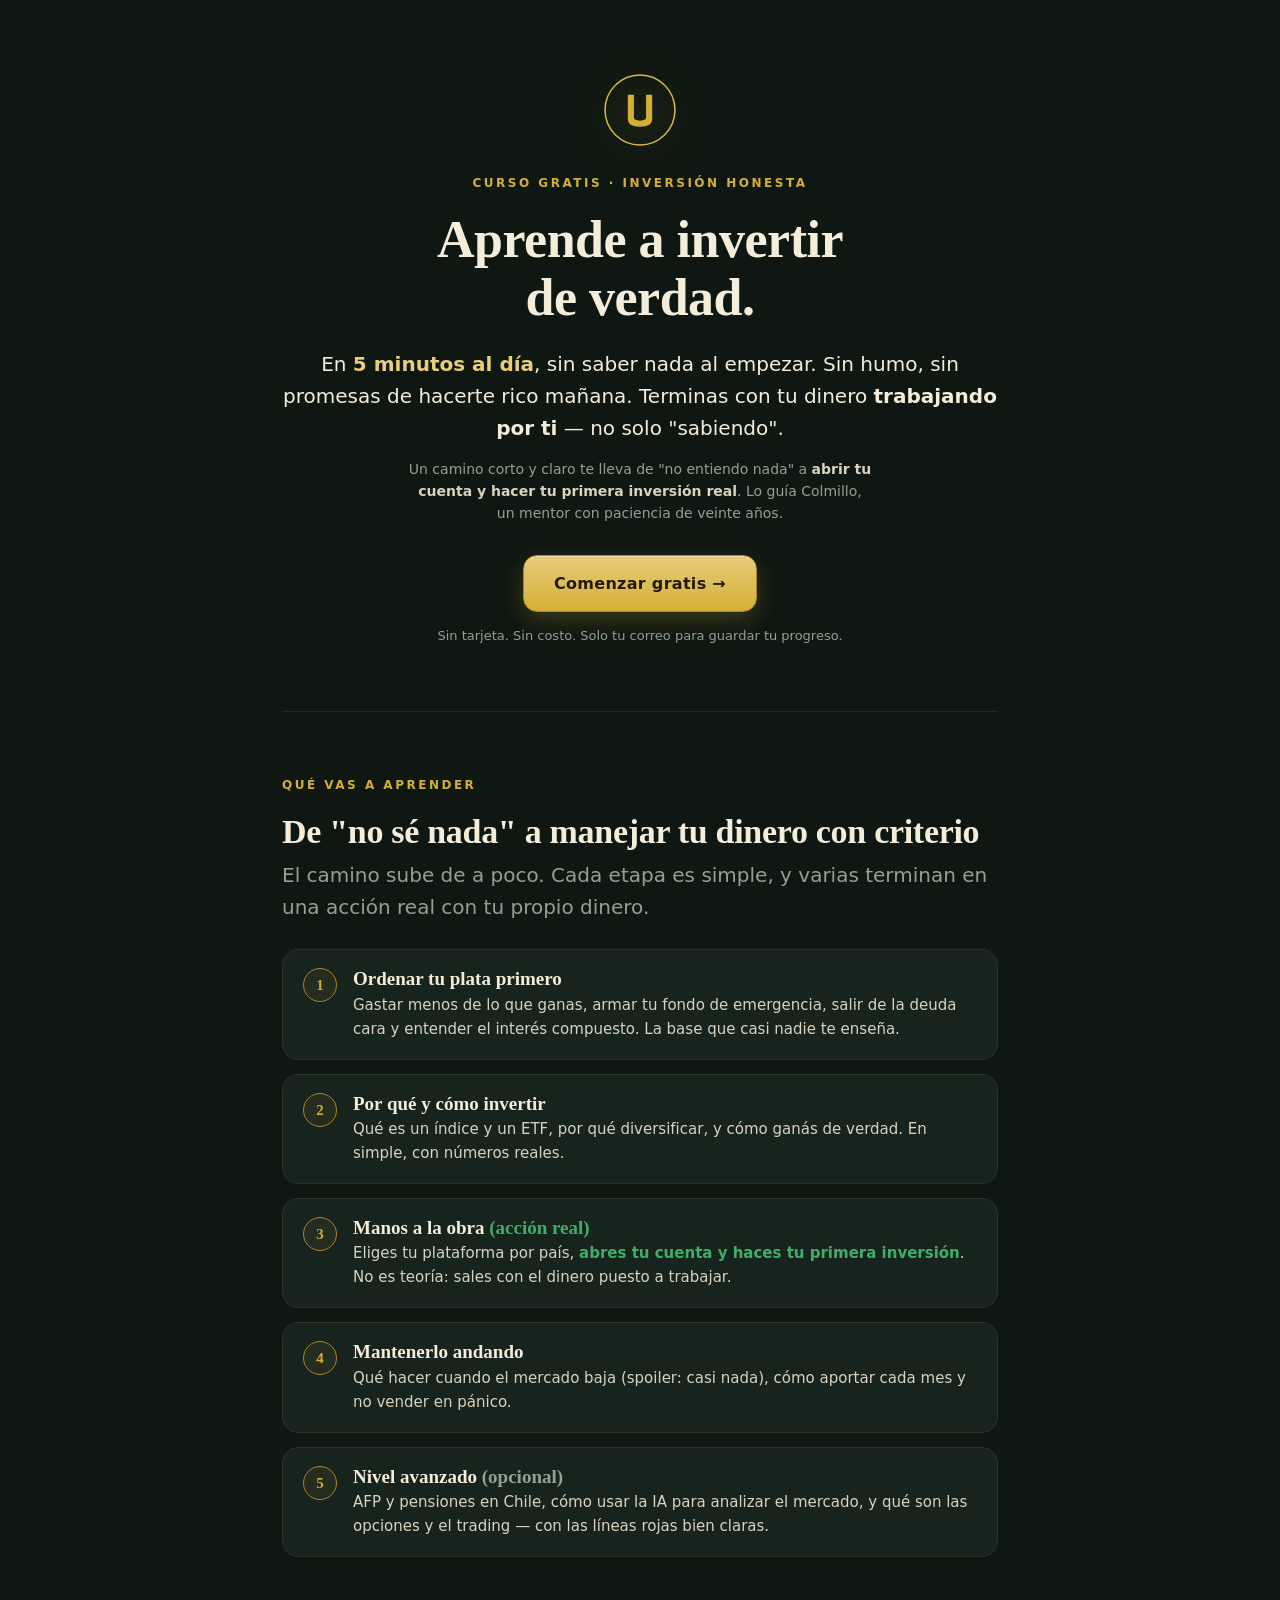
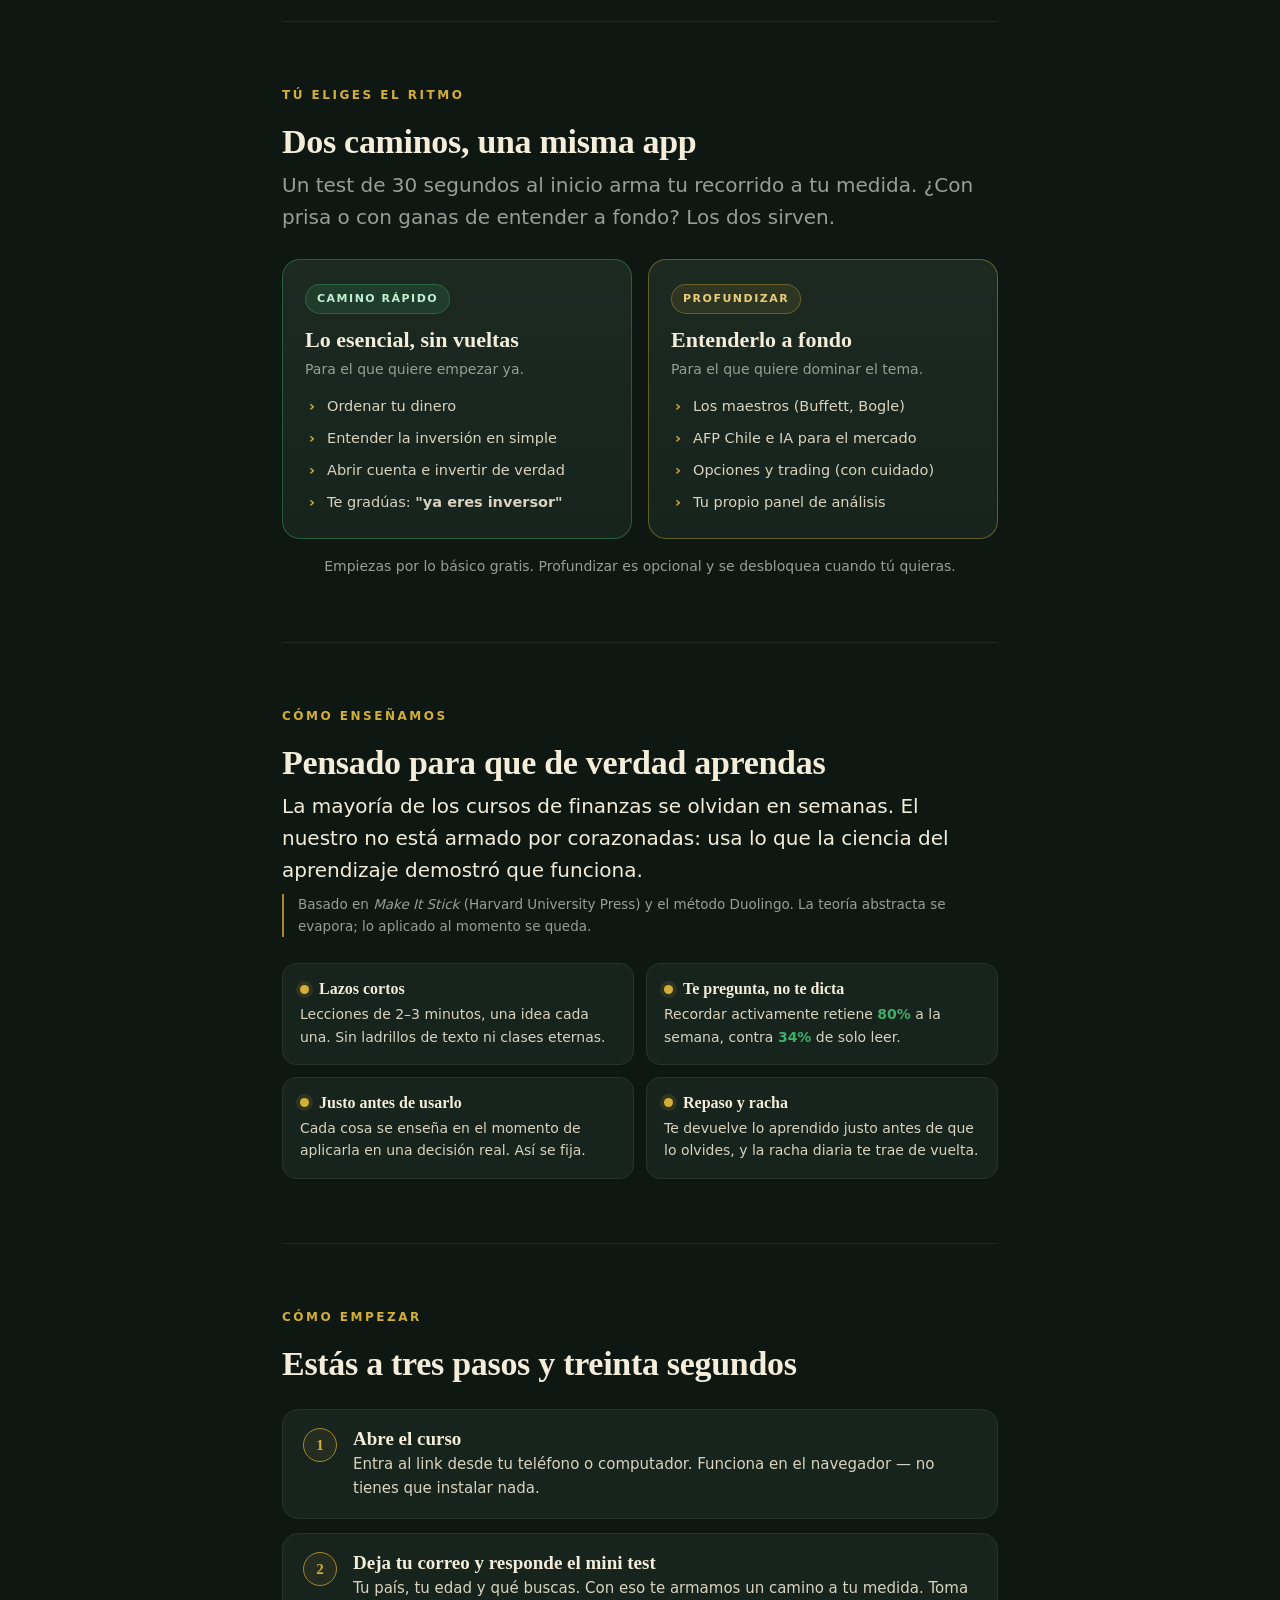
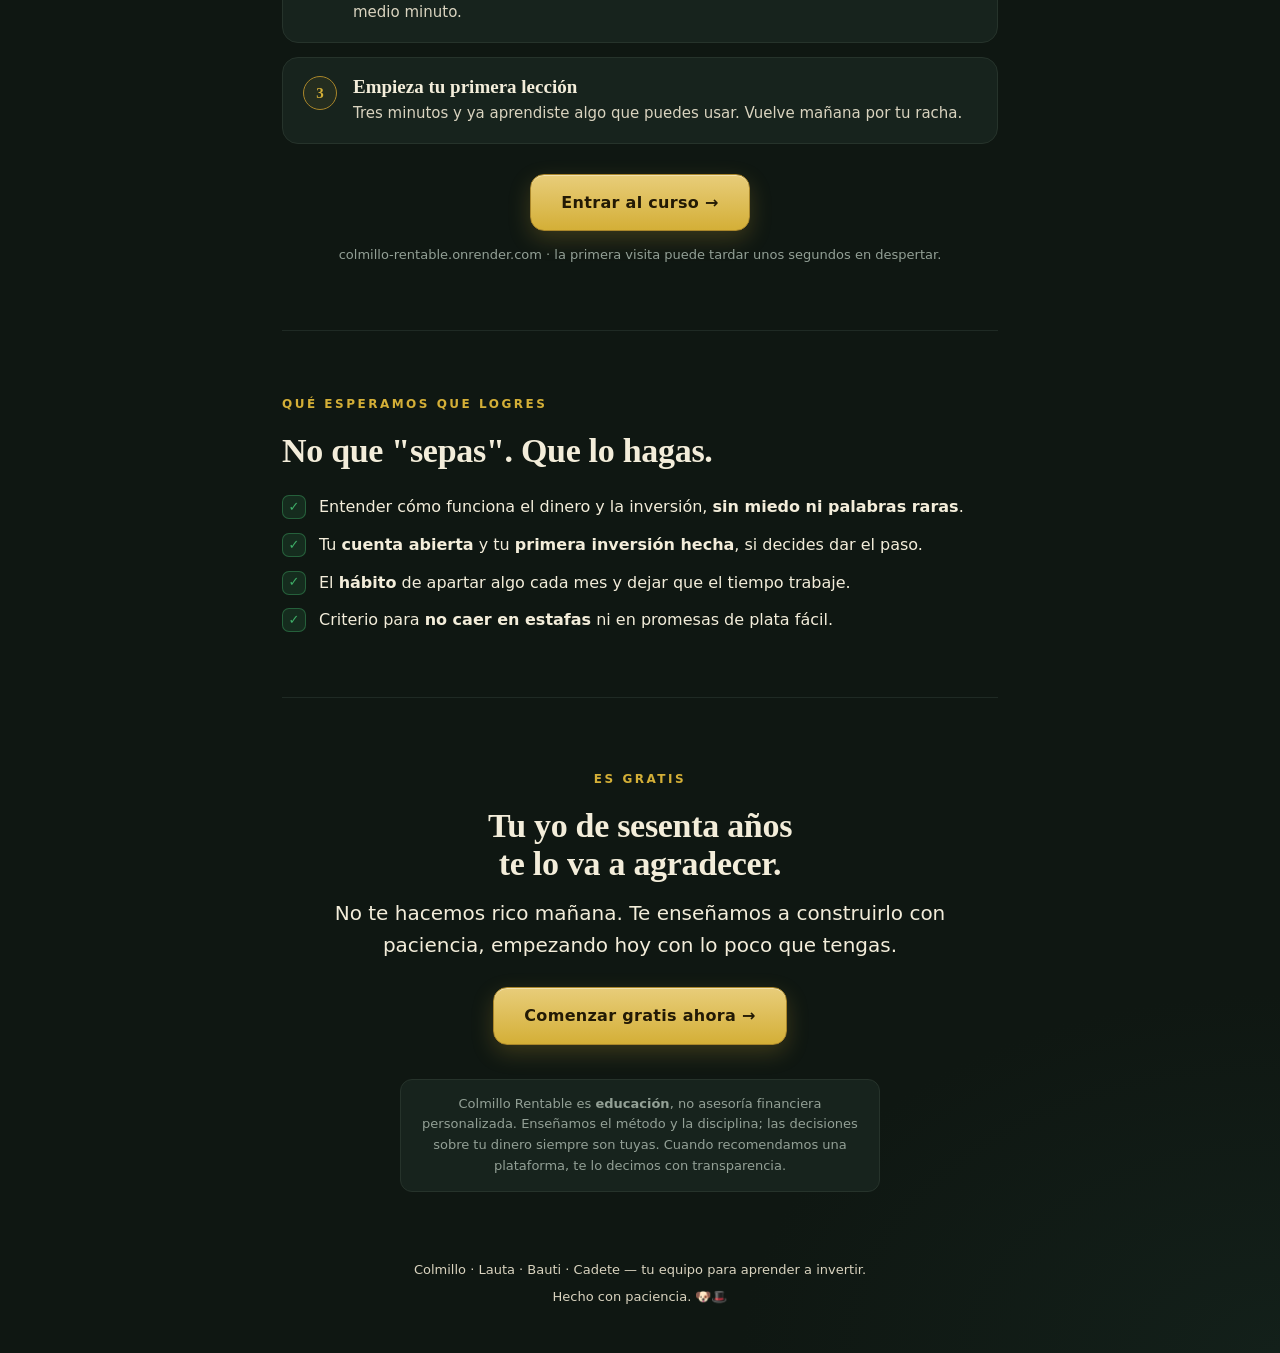
<file: index.html>
<!DOCTYPE html>
<html lang="es">
<head>
<meta charset="UTF-8" />
<meta name="viewport" content="width=device-width, initial-scale=1.0" />
<meta name="description" content="Curso gratis para aprender a invertir de verdad, en 5 minutos al dia. Sin humo: empiezas por lo basico y terminas con tu dinero trabajando." />
<meta name="theme-color" content="#0f1712" />
<link rel="icon" href="https://colmillo-rentable.onrender.com/assets/mascots/colmillo.png" />
<!-- Open Graph / redes sociales -->
<meta property="og:type" content="website" />
<meta property="og:site_name" content="Colmillo Rentable" />
<meta property="og:title" content="Colmillo Rentable — aprende a invertir de verdad" />
<meta property="og:description" content="Curso gratis para aprender a invertir de verdad, en 5 minutos al dia. Sin humo: empiezas por lo basico y terminas con tu dinero trabajando." />
<meta property="og:image" content="https://cstamigo-droid.github.io/colmillo-rentable/og.jpg" />
<meta property="og:url" content="https://cstamigo-droid.github.io/colmillo-rentable/" />
<meta name="twitter:card" content="summary_large_image" />
<meta name="twitter:title" content="Colmillo Rentable — aprende a invertir de verdad" />
<meta name="twitter:description" content="Curso gratis para aprender a invertir de verdad, en 5 minutos al dia. Sin humo: empiezas por lo basico y terminas con tu dinero trabajando." />
<meta name="twitter:image" content="https://cstamigo-droid.github.io/colmillo-rentable/og.jpg" />
<title>Colmillo Rentable — aprende a invertir de verdad</title>
<style>
  :root{
    --bg:#0f1712; --bg2:#0b120e; --panel:#17231d; --panel2:#1c2a22;
    --line:#26332b; --line-soft:#1f2a24;
    --oro:#d4af37; --oro-cl:#e8cd7a; --oro-osc:#a9862a;
    --verde:#3fae68; --verde-osc:#1f7a45;
    --crema:#f3edda; --crema-dim:#d9d3bf; --mut:#93a096;
    --serif: ui-serif, Georgia, "Times New Roman", serif;
    --sans: system-ui, -apple-system, "Segoe UI", Roboto, sans-serif;
    --maxw: 760px;
  }
  *{box-sizing:border-box; margin:0; padding:0}
  body{
    font-family:var(--sans); color:var(--crema);
    background:
      radial-gradient(1200px 700px at 50% -8%, #16281d 0%, transparent 55%),
      radial-gradient(900px 600px at 100% 100%, #13201a 0%, transparent 60%),
      var(--bg);
    line-height:1.6; -webkit-font-smoothing:antialiased;
  }
  .wrap{max-width:var(--maxw); margin:0 auto; padding:0 22px}
  section{padding:64px 0; border-top:1px solid var(--line-soft)}
  section:first-of-type{border-top:none}

  .eyebrow{
    font-size:12px; letter-spacing:2.5px; text-transform:uppercase;
    color:var(--oro); font-weight:700; margin-bottom:18px;
  }
  h1,h2,h3{font-family:var(--serif); font-weight:600; text-wrap:balance; line-height:1.12}
  h1{font-size:clamp(34px,7vw,52px); letter-spacing:-.5px}
  h2{font-size:clamp(25px,4.6vw,34px); letter-spacing:-.3px; margin-bottom:8px}
  h3{font-size:19px}
  p{color:var(--crema-dim)}
  .lead{font-size:clamp(17px,2.4vw,20px); color:var(--crema); max-width:60ch}
  .muted{color:var(--mut)}
  .kicker{color:var(--oro-cl)}

  /* ---------- HERO ---------- */
  .hero{padding-top:72px; text-align:center}
  .crest{
    width:76px; height:76px; margin:0 auto 26px; display:block;
    filter:drop-shadow(0 6px 18px rgba(212,175,55,.25));
  }
  .hero h1{margin-bottom:20px}
  .hero .lead{margin:0 auto 14px}
  .hero .fine{font-size:14px; color:var(--mut); max-width:52ch; margin:0 auto 30px}
  .hero .fine b{color:var(--crema-dim); font-weight:600}

  .cta{
    display:inline-flex; align-items:center; gap:10px; text-decoration:none;
    background:linear-gradient(180deg,var(--oro-cl),var(--oro)); color:#231a05;
    font-weight:800; font-size:16px; letter-spacing:.3px;
    padding:15px 30px; border-radius:14px;
    box-shadow:0 8px 22px rgba(212,175,55,.22), inset 0 1px 0 rgba(255,255,255,.4);
    border:1px solid var(--oro-osc); transition:transform .12s ease, box-shadow .12s ease;
  }
  .cta:hover{transform:translateY(-2px); box-shadow:0 12px 28px rgba(212,175,55,.32)}
  .cta:focus-visible{outline:3px solid var(--oro-cl); outline-offset:3px}
  .cta.small{font-size:15px; padding:12px 22px}
  .cta-note{display:block; margin-top:14px; font-size:13px; color:var(--mut)}

  /* ---------- JOURNEY ---------- */
  .journey{list-style:none; display:flex; flex-direction:column; gap:14px; margin-top:26px}
  .step{
    display:grid; grid-template-columns:auto 1fr; gap:16px; align-items:start;
    background:var(--panel); border:1px solid var(--line); border-radius:16px; padding:18px 20px;
  }
  .step .n{
    font-family:var(--serif); font-size:15px; font-weight:700; color:var(--oro);
    width:34px; height:34px; border-radius:50%; display:grid; place-items:center;
    border:1px solid var(--oro-osc); background:rgba(212,175,55,.07); flex:none;
  }
  .step h3{margin-bottom:3px}
  .step p{font-size:15px}
  .step .real{color:var(--verde); font-weight:600}

  /* ---------- TWO PATHS ---------- */
  .paths{display:grid; grid-template-columns:1fr 1fr; gap:16px; margin-top:26px}
  @media(max-width:620px){.paths{grid-template-columns:1fr}}
  .path{
    background:linear-gradient(180deg,var(--panel2),var(--panel)); border:1px solid var(--line);
    border-radius:18px; padding:24px 22px; position:relative; overflow:hidden;
  }
  .path.fast{border-color:rgba(63,174,104,.4)}
  .path.deep{border-color:rgba(212,175,55,.4)}
  .path .tag{
    font-size:11px; letter-spacing:1.5px; text-transform:uppercase; font-weight:700;
    padding:5px 11px; border-radius:999px; display:inline-block; margin-bottom:14px;
  }
  .path.fast .tag{color:#bff0d1; background:rgba(63,174,104,.14); border:1px solid rgba(63,174,104,.35)}
  .path.deep .tag{color:var(--oro-cl); background:rgba(212,175,55,.1); border:1px solid rgba(212,175,55,.35)}
  .path h3{font-size:22px; margin-bottom:6px}
  .path .who{font-size:14px; color:var(--mut); margin-bottom:14px}
  .path ul{list-style:none; display:flex; flex-direction:column; gap:9px}
  .path li{font-size:14.5px; color:var(--crema-dim); padding-left:22px; position:relative}
  .path li::before{content:"›"; position:absolute; left:4px; color:var(--oro); font-weight:800}
  .paths-note{margin-top:16px; font-size:14px; color:var(--mut); text-align:center}

  /* ---------- METHOD ---------- */
  .method-lead{max-width:62ch; margin-bottom:8px}
  .science{
    font-size:13.5px; color:var(--mut); margin:6px 0 26px; padding-left:14px;
    border-left:2px solid var(--oro-osc);
  }
  .principles{display:grid; grid-template-columns:1fr 1fr; gap:12px}
  @media(max-width:620px){.principles{grid-template-columns:1fr}}
  .pr{background:var(--panel); border:1px solid var(--line); border-radius:14px; padding:16px 17px}
  .pr .h{display:flex; align-items:center; gap:10px; margin-bottom:5px}
  .pr .dot{width:9px; height:9px; border-radius:50%; background:var(--oro); flex:none; box-shadow:0 0 0 4px rgba(212,175,55,.12)}
  .pr h3{font-size:16px}
  .pr p{font-size:14px}
  .pr .stat{color:var(--verde); font-weight:700}

  /* ---------- OUTCOMES ---------- */
  .out{display:flex; flex-direction:column; gap:12px; margin-top:24px}
  .out li{
    list-style:none; display:grid; grid-template-columns:auto 1fr; gap:13px; align-items:start;
    font-size:16px; color:var(--crema);
  }
  .check{
    width:24px; height:24px; border-radius:7px; flex:none; margin-top:1px;
    background:rgba(63,174,104,.14); border:1px solid rgba(63,174,104,.4);
    display:grid; place-items:center; color:var(--verde); font-weight:900; font-size:13px;
  }

  /* ---------- CLOSER ---------- */
  .closer{text-align:center; padding:72px 0 40px}
  .closer h2{margin-bottom:14px}
  .closer .lead{margin:0 auto 26px}
  .honest{
    max-width:58ch; margin:34px auto 0; font-size:13px; color:var(--mut);
    background:var(--panel); border:1px solid var(--line); border-radius:12px; padding:14px 18px;
  }
  .foot{text-align:center; padding:28px 0 46px; font-size:13px; color:var(--mut)}
  .foot .team{color:var(--crema-dim)}

  @media(prefers-reduced-motion:no-preference){
    .reveal{opacity:0; transform:translateY(14px); animation:rise .7s ease forwards}
    @keyframes rise{to{opacity:1; transform:none}}
    .d1{animation-delay:.05s}.d2{animation-delay:.14s}.d3{animation-delay:.22s}
  }
</style>
</head>
<body>
<div class="wrap">

  <!-- HERO -->
  <section class="hero">
    <svg class="crest reveal" viewBox="0 0 100 100" role="img" aria-label="Emblema Colmillo Rentable">
      <circle cx="50" cy="50" r="46" fill="none" stroke="#d4af37" stroke-width="2"/>
      <circle cx="50" cy="50" r="46" fill="none" stroke="#e8cd7a" stroke-width=".6" opacity=".6"/>
      <path d="M34 30 L34 62 Q34 72 50 72 Q66 72 66 62 L66 30 L58 30 L58 60 Q58 64 50 64 Q42 64 42 60 L42 30 Z" fill="#d4af37"/>
      <path d="M46 30 L54 30 L50 46 Z" fill="#0f1712"/>
    </svg>
    <p class="eyebrow reveal d1">Curso gratis · Inversión honesta</p>
    <h1 class="reveal d1">Aprende a invertir<br>de verdad.</h1>
    <p class="lead reveal d2">En <b class="kicker">5 minutos al día</b>, sin saber nada al empezar. Sin humo, sin promesas de hacerte rico mañana. Terminas con tu dinero <b>trabajando por ti</b> — no solo "sabiendo".</p>
    <p class="fine reveal d2">Un camino corto y claro te lleva de "no entiendo nada" a <b>abrir tu cuenta y hacer tu primera inversión real</b>. Lo guía Colmillo, un mentor con paciencia de veinte años.</p>
    <a class="cta reveal d3" href="https://colmillo-rentable.onrender.com" target="_blank" rel="noopener">Comenzar gratis →</a>
    <span class="cta-note reveal d3">Sin tarjeta. Sin costo. Solo tu correo para guardar tu progreso.</span>
  </section>

  <!-- QUÉ APRENDES -->
  <section>
    <p class="eyebrow">Qué vas a aprender</p>
    <h2>De "no sé nada" a manejar tu dinero con criterio</h2>
    <p class="lead muted">El camino sube de a poco. Cada etapa es simple, y varias terminan en una acción real con tu propio dinero.</p>
    <ol class="journey">
      <li class="step"><span class="n">1</span><div><h3>Ordenar tu plata primero</h3><p>Gastar menos de lo que ganas, armar tu fondo de emergencia, salir de la deuda cara y entender el interés compuesto. La base que casi nadie te enseña.</p></div></li>
      <li class="step"><span class="n">2</span><div><h3>Por qué y cómo invertir</h3><p>Qué es un índice y un ETF, por qué diversificar, y cómo ganás de verdad. En simple, con números reales.</p></div></li>
      <li class="step"><span class="n">3</span><div><h3>Manos a la obra <span class="real">(acción real)</span></h3><p>Eliges tu plataforma por país, <span class="real">abres tu cuenta y haces tu primera inversión</span>. No es teoría: sales con el dinero puesto a trabajar.</p></div></li>
      <li class="step"><span class="n">4</span><div><h3>Mantenerlo andando</h3><p>Qué hacer cuando el mercado baja (spoiler: casi nada), cómo aportar cada mes y no vender en pánico.</p></div></li>
      <li class="step"><span class="n">5</span><div><h3>Nivel avanzado <span class="muted">(opcional)</span></h3><p>AFP y pensiones en Chile, cómo usar la IA para analizar el mercado, y qué son las opciones y el trading — con las líneas rojas bien claras.</p></div></li>
    </ol>
  </section>

  <!-- DOS CAMINOS -->
  <section>
    <p class="eyebrow">Tú eliges el ritmo</p>
    <h2>Dos caminos, una misma app</h2>
    <p class="lead muted">Un test de 30 segundos al inicio arma tu recorrido a tu medida. ¿Con prisa o con ganas de entender a fondo? Los dos sirven.</p>
    <div class="paths">
      <div class="path fast">
        <span class="tag">Camino rápido</span>
        <h3>Lo esencial, sin vueltas</h3>
        <p class="who">Para el que quiere empezar ya.</p>
        <ul>
          <li>Ordenar tu dinero</li>
          <li>Entender la inversión en simple</li>
          <li>Abrir cuenta e invertir de verdad</li>
          <li>Te gradúas: <b>"ya eres inversor"</b></li>
        </ul>
      </div>
      <div class="path deep">
        <span class="tag">Profundizar</span>
        <h3>Entenderlo a fondo</h3>
        <p class="who">Para el que quiere dominar el tema.</p>
        <ul>
          <li>Los maestros (Buffett, Bogle)</li>
          <li>AFP Chile e IA para el mercado</li>
          <li>Opciones y trading (con cuidado)</li>
          <li>Tu propio panel de análisis</li>
        </ul>
      </div>
    </div>
    <p class="paths-note">Empiezas por lo básico gratis. Profundizar es opcional y se desbloquea cuando tú quieras.</p>
  </section>

  <!-- CÓMO ENSEÑAMOS -->
  <section>
    <p class="eyebrow">Cómo enseñamos</p>
    <h2>Pensado para que de verdad aprendas</h2>
    <p class="lead method-lead">La mayoría de los cursos de finanzas se olvidan en semanas. El nuestro no está armado por corazonadas: usa lo que la ciencia del aprendizaje demostró que funciona.</p>
    <p class="science">Basado en <i>Make It Stick</i> (Harvard University Press) y el método Duolingo. La teoría abstracta se evapora; lo aplicado al momento se queda.</p>
    <div class="principles">
      <div class="pr"><div class="h"><span class="dot"></span><h3>Lazos cortos</h3></div><p>Lecciones de 2–3 minutos, una idea cada una. Sin ladrillos de texto ni clases eternas.</p></div>
      <div class="pr"><div class="h"><span class="dot"></span><h3>Te pregunta, no te dicta</h3></div><p>Recordar activamente retiene <span class="stat">80%</span> a la semana, contra <span class="stat">34%</span> de solo leer.</p></div>
      <div class="pr"><div class="h"><span class="dot"></span><h3>Justo antes de usarlo</h3></div><p>Cada cosa se enseña en el momento de aplicarla en una decisión real. Así se fija.</p></div>
      <div class="pr"><div class="h"><span class="dot"></span><h3>Repaso y racha</h3></div><p>Te devuelve lo aprendido justo antes de que lo olvides, y la racha diaria te trae de vuelta.</p></div>
    </div>
  </section>

  <!-- CÓMO ENTRAR -->
  <section>
    <p class="eyebrow">Cómo empezar</p>
    <h2>Estás a tres pasos y treinta segundos</h2>
    <ol class="journey">
      <li class="step"><span class="n">1</span><div><h3>Abre el curso</h3><p>Entra al link desde tu teléfono o computador. Funciona en el navegador — no tienes que instalar nada.</p></div></li>
      <li class="step"><span class="n">2</span><div><h3>Deja tu correo y responde el mini test</h3><p>Tu país, tu edad y qué buscas. Con eso te armamos un camino a tu medida. Toma medio minuto.</p></div></li>
      <li class="step"><span class="n">3</span><div><h3>Empieza tu primera lección</h3><p>Tres minutos y ya aprendiste algo que puedes usar. Vuelve mañana por tu racha.</p></div></li>
    </ol>
    <div style="text-align:center; margin-top:30px">
      <a class="cta" href="https://colmillo-rentable.onrender.com" target="_blank" rel="noopener">Entrar al curso →</a>
      <span class="cta-note">colmillo-rentable.onrender.com · la primera visita puede tardar unos segundos en despertar.</span>
    </div>
  </section>

  <!-- CON QUÉ TE VAS -->
  <section>
    <p class="eyebrow">Qué esperamos que logres</p>
    <h2>No que "sepas". Que lo hagas.</h2>
    <ul class="out">
      <li><span class="check">✓</span><div>Entender cómo funciona el dinero y la inversión, <b>sin miedo ni palabras raras</b>.</div></li>
      <li><span class="check">✓</span><div>Tu <b>cuenta abierta</b> y tu <b>primera inversión hecha</b>, si decides dar el paso.</div></li>
      <li><span class="check">✓</span><div>El <b>hábito</b> de apartar algo cada mes y dejar que el tiempo trabaje.</div></li>
      <li><span class="check">✓</span><div>Criterio para <b>no caer en estafas</b> ni en promesas de plata fácil.</div></li>
    </ul>
  </section>

  <!-- CIERRE -->
  <section class="closer">
    <p class="eyebrow">Es gratis</p>
    <h2>Tu yo de sesenta años<br>te lo va a agradecer.</h2>
    <p class="lead">No te hacemos rico mañana. Te enseñamos a construirlo con paciencia, empezando hoy con lo poco que tengas.</p>
    <a class="cta" href="https://colmillo-rentable.onrender.com" target="_blank" rel="noopener">Comenzar gratis ahora →</a>
    <p class="honest">Colmillo Rentable es <b>educación</b>, no asesoría financiera personalizada. Enseñamos el método y la disciplina; las decisiones sobre tu dinero siempre son tuyas. Cuando recomendamos una plataforma, te lo decimos con transparencia.</p>
  </section>

  <div class="foot">
    <p class="team">Colmillo · Lauta · Bauti · Cadete — tu equipo para aprender a invertir.</p>
    <p style="margin-top:6px">Hecho con paciencia. 🐶🎩</p>
  </div>

</div>
</body>
</html>
</file>
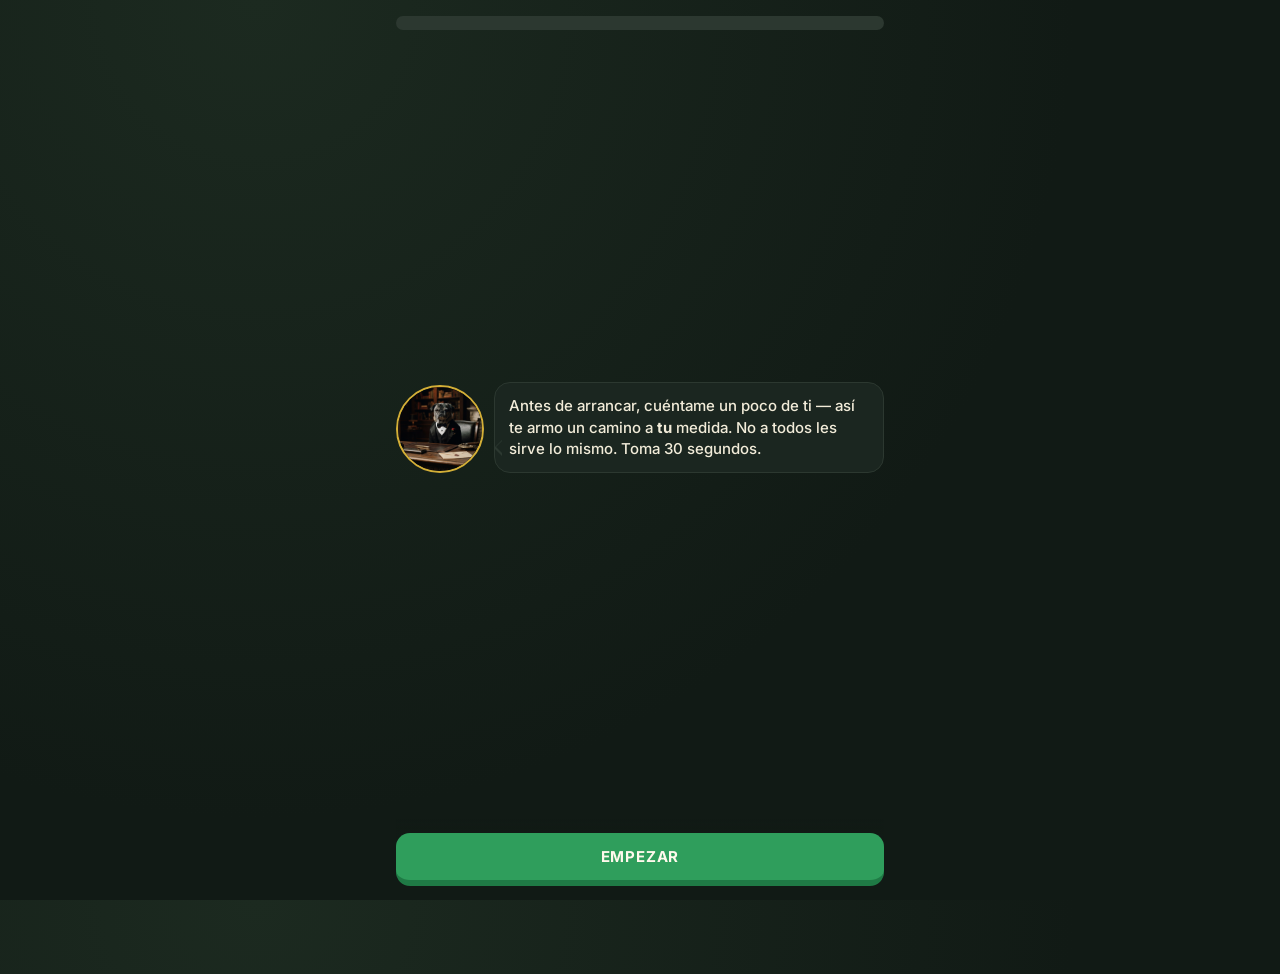
<file: demo.html>
<!DOCTYPE html>
<html lang="es">
<head>
  <meta charset="UTF-8" />
  <meta name="viewport" content="width=device-width, initial-scale=1.0, maximum-scale=1.0, user-scalable=no" />
  <meta name="theme-color" content="#111a15" />
  <title>Colmillo Rentable — aprende a invertir</title>
  <link rel="preconnect" href="https://fonts.googleapis.com" />
  <link rel="preconnect" href="https://fonts.gstatic.com" crossorigin />
  <link rel="stylesheet" href="https://fonts.googleapis.com/css2?family=Fraunces:opsz,wght@9..144,500;9..144,600&family=Inter:wght@500;600;700;800&display=swap" />
  <link rel="stylesheet" href="css/styles.css" />
  <link rel="icon" href="assets/mascots/colmillo.png" />
</head>
<body>
  <!-- Barra superior: racha · XP -->
  <header id="topbar" class="topbar hidden">
    <div class="stat" title="Racha"><i id="ic-flame" class="stat-ic"></i><span id="stat-racha">0</span></div>
    <div class="stat" title="XP"><i id="ic-zap" class="stat-ic"></i><span id="stat-xp">0</span></div>
  </header>

  <!-- Contenedor de vistas (lo llena el router) -->
  <main id="app"></main>

  <!-- Navegación inferior -->
  <nav id="tabbar" class="tabbar hidden">
    <button data-route="#/mapa"   class="tab"><i id="ic-map" class="tab-ic"></i><span>Aprender</span></button>
    <button data-route="#/perfil" class="tab"><i id="ic-paw" class="tab-ic"></i><span>Perfil</span></button>
    <button data-route="#/panel"  class="tab"><i id="ic-activity" class="tab-ic"></i><span>Panel</span></button>
  </nav>

  <script type="module" src="js/app.js"></script>
</body>
</html>
</file>
<file: css/styles.css>
/* ===== Colmillo Rentable — tema "banca privada" (oscuro, esmeralda + oro) ===== */
:root{
  --verde:#2f9e5c; --verde-osc:#1f7a45; --verde-claro:rgba(47,158,92,.22);
  --azul:#5a9bc4; --azul-osc:#3f7996;
  --rojo:#e0625f; --rojo-osc:#a83f3d; --rojo-claro:rgba(224,98,95,.2);
  --oro:#d4af37; --oro-osc:#a9862a;
  --tinta:#f2ecd9; --gris:#8f8877; --gris-cl:#2c3830; --gris-bg:#111a15;
  --panel:#1b2620; --blanco:#fff9ec;
  --sombra:0 2px 0; --radio:14px;
  --fuente:'Inter','Segoe UI',system-ui,-apple-system,sans-serif;
  --fuente-display:'Fraunces','Georgia',serif;
}
*{box-sizing:border-box;margin:0;padding:0;-webkit-tap-highlight-color:transparent}
html,body{height:100%}
body{
  font-family:var(--fuente); color:var(--tinta);
  background-color:var(--gris-bg);
  background-image:radial-gradient(circle at 20% 0%, #1c2a20 0%, var(--gris-bg) 60%);
  font-weight:500; overscroll-behavior:none;
  display:flex; flex-direction:column; min-height:100vh;
}
.hidden{display:none !important}
button{font-family:inherit; cursor:pointer; border:none; background:none; font-weight:700}
img{max-width:100%}

/* ===== Barra superior ===== */
.topbar{
  display:flex; gap:18px; justify-content:center; align-items:center;
  padding:12px; background:var(--panel); border-bottom:1px solid var(--gris-cl);
  position:sticky; top:0; z-index:20;
}
.topbar .stat{display:flex; align-items:center; gap:5px; font-size:17px; font-weight:700; color:var(--tinta)}
.stat-ic{display:inline-flex}
.stat:nth-child(1) .stat-ic{color:#d98a4a}
.stat:nth-child(2) .stat-ic{color:var(--oro)}
.stat:nth-child(3) .stat-ic{color:var(--rojo)}

/* ===== Contenedor ===== */
#app{flex:1; width:100%; max-width:520px; margin:0 auto; padding:16px 16px 90px; position:relative}

/* ===== Barra inferior ===== */
.tabbar{
  position:fixed; bottom:0; left:0; right:0; z-index:20;
  display:flex; justify-content:space-around; align-items:center;
  background:var(--panel); border-top:1px solid var(--gris-cl);
  max-width:520px; margin:0 auto; padding:6px;
}
.tab{
  display:flex; flex-direction:column; align-items:center; gap:2px;
  color:var(--gris); padding:6px 18px; border-radius:12px; flex:1;
}
.tab-ic{display:inline-flex}
.tab span{font-size:11px; text-transform:uppercase; letter-spacing:.5px; font-weight:700}
.tab.activa{color:var(--oro); background:var(--verde-claro)}

/* ===== Botón 3D ===== */
.btn{
  display:inline-flex; align-items:center; justify-content:center; gap:8px;
  width:100%; padding:14px 20px; border-radius:var(--radio);
  background:var(--verde); color:var(--blanco); font-size:15px; text-transform:uppercase;
  letter-spacing:.8px; box-shadow:var(--sombra) var(--verde-osc); transition:.05s;
  border-bottom:4px solid var(--verde-osc); font-weight:700;
}
.btn:active{transform:translateY(2px); border-bottom-width:2px}
.btn--azul{background:var(--azul); border-color:var(--azul-osc); box-shadow:var(--sombra) var(--azul-osc)}
.btn--gris{background:var(--gris-cl); color:var(--gris); border-color:#1a231d; box-shadow:var(--sombra) #1a231d}
.btn--fantasma{background:transparent; color:var(--oro); border:1px solid var(--gris-cl); box-shadow:none}
.btn:disabled{opacity:.5; cursor:not-allowed}

/* ===== MAPA / skill tree ===== */
.mapa-header{
  background:linear-gradient(135deg,#1f3d2b,#16281b); color:var(--blanco); border-radius:var(--radio);
  padding:18px 20px; margin-bottom:24px; border:1px solid var(--gris-cl);
  box-shadow:0 8px 24px rgba(0,0,0,.35);
}
.mapa-header h1{
  font-family:var(--fuente-display); font-size:20px; letter-spacing:.5px;
  display:flex; align-items:center; gap:10px; font-weight:600;
}
.mapa-header .header-mascota{width:36px; height:36px; border-radius:50%; object-fit:cover; border:2px solid var(--oro)}
.mapa-header p{font-weight:500; opacity:.75; font-size:13px; margin-top:6px; letter-spacing:.2px}

/* Tarjeta de repaso diario */
.repaso-cta{
  width:100%; display:flex; align-items:center; gap:12px; text-align:left;
  background:linear-gradient(135deg,#2a2416,var(--panel)); border:1px solid var(--oro);
  border-radius:var(--radio); padding:14px 16px; margin-bottom:22px; color:var(--tinta);
  box-shadow:0 4px 16px rgba(212,175,55,.1); transition:.05s;
}
.repaso-cta:active{transform:translateY(2px)}
.repaso-ic{display:inline-flex; color:var(--oro); flex-shrink:0}
.repaso-txt{flex:1; display:flex; flex-direction:column}
.repaso-txt b{font-family:var(--fuente-display); font-size:15px; font-weight:600; color:var(--oro)}
.repaso-txt small{font-size:12px; color:var(--gris); font-weight:500}
.repaso-num{background:var(--oro); color:#241c05; font-weight:700; font-size:15px;
  min-width:30px; height:30px; border-radius:50%; display:flex; align-items:center; justify-content:center; flex-shrink:0}

/* Etiqueta de unidad opcional/recomendado */
.unidad-etiqueta{
  font-size:10px; font-weight:700; text-transform:uppercase; letter-spacing:.5px;
  padding:3px 9px; border-radius:8px; background:rgba(0,0,0,.28); color:#fff;
  white-space:nowrap; align-self:flex-start;
}

/* Checkpoint de graduación (entre núcleo y opcional) */
.graduacion{
  display:flex; align-items:center; gap:14px; margin:12px 0 26px;
  border-radius:var(--radio); padding:16px 18px;
}
.graduacion.lograda{
  background:linear-gradient(135deg,#243d1f,#182a16); border:1px solid var(--oro);
  box-shadow:0 6px 20px rgba(212,175,55,.14);
}
.graduacion.pendiente{ background:var(--panel); border:1px dashed var(--gris-cl); opacity:.75; }
.graduacion-ic{ display:inline-flex; flex-shrink:0; color:var(--oro); }
.graduacion.pendiente .graduacion-ic{ color:var(--gris); }
.graduacion-txt b{ font-family:var(--fuente-display); font-size:17px; font-weight:600; display:block; }
.graduacion.lograda .graduacion-txt b{ color:var(--oro); }
.graduacion-txt small{ font-size:12.5px; color:var(--gris); font-weight:500; line-height:1.4; display:block; margin-top:3px; }

/* Toggle de la sección opcional */
.opcional-toggle{
  width:100%; display:flex; justify-content:space-between; align-items:center;
  background:transparent; border:1px solid var(--gris-cl); border-radius:12px;
  padding:12px 16px; margin-bottom:18px; color:var(--gris);
  font-size:13px; font-weight:700; text-transform:uppercase; letter-spacing:.5px;
}
.opcional-flecha{ font-size:14px; }
.opcional-cont.oculto{ display:none; }

.unidad{margin-bottom:12px}
.unidad-sep{
  display:flex; align-items:center; gap:12px; margin:26px 0 20px; color:var(--gris);
}
.unidad-sep::before,.unidad-sep::after{content:''; flex:1; height:1px; background:var(--gris-cl)}
.unidad-sep b{font-size:12px; text-transform:uppercase; letter-spacing:1px; white-space:nowrap}

.unidad-banner{
  color:var(--blanco); border-radius:var(--radio); padding:14px 16px; margin-bottom:22px;
  display:flex; justify-content:space-between; align-items:center;
  border:1px solid rgba(255,255,255,.08);
}
.unidad-banner h2{font-family:var(--fuente-display); font-size:15px; letter-spacing:.3px; font-weight:600}
.unidad-banner small{font-weight:500; opacity:.8; display:block; margin-top:2px; letter-spacing:0}
.unidad-banner .u-guia{width:44px; height:44px; border-radius:50%; border:2px solid rgba(255,255,255,.5); object-fit:cover}

/* Sendero de nodos */
.sendero{display:flex; flex-direction:column; align-items:center; gap:4px}
.nodo-fila{display:flex; justify-content:center; width:100%; position:relative}
.nodo{
  width:74px; height:74px; border-radius:50%; display:flex; align-items:center; justify-content:center;
  color:var(--blanco); position:relative; transition:.1s;
}
.nodo svg{width:28px; height:28px}
.nodo-btn{background:none; position:relative}
.nodo--activa{background:var(--verde); box-shadow:0 6px 0 var(--verde-osc); animation:latir 2s infinite}
.nodo--completa{background:var(--oro); box-shadow:0 6px 0 var(--oro-osc)}
.nodo--bloqueada{background:var(--gris-cl); box-shadow:0 6px 0 #182019; color:var(--gris)}
.nodo-btn:active .nodo--activa,.nodo-btn:active .nodo--completa{transform:translateY(3px); box-shadow:0 3px 0 var(--verde-osc)}
@keyframes latir{0%,100%{transform:scale(1)}50%{transform:scale(1.06)}}
.nodo-titulo{font-size:11px; color:var(--gris); text-align:center; margin-top:2px; max-width:100px; font-weight:600}
.burbuja-empezar{
  position:absolute; top:-38px; left:50%; transform:translateX(-50%);
  background:var(--oro); color:#241c05; border:none; border-radius:12px;
  padding:4px 12px; font-size:12px; text-transform:uppercase; font-weight:700; white-space:nowrap; animation:flotar 1.5s infinite;
}
@keyframes flotar{0%,100%{transform:translateX(-50%) translateY(0)}50%{transform:translateX(-50%) translateY(-4px)}}

/* ===== LECCIÓN ===== */
.leccion{display:flex; flex-direction:column; min-height:calc(100vh - 32px)}
.leccion-top{display:flex; align-items:center; gap:12px; margin-bottom:20px}
.cerrar{font-size:26px; color:var(--gris)}
.barra-prog{flex:1; height:14px; background:var(--gris-cl); border-radius:10px; overflow:hidden}
.barra-prog i{display:block; height:100%; background:var(--verde); border-radius:10px; transition:width .3s}

.card-cuerpo{flex:1; display:flex; flex-direction:column; justify-content:center}
.pregunta{font-family:var(--fuente-display); font-size:21px; font-weight:600; text-align:center; margin-bottom:8px; line-height:1.3}
.subpregunta{font-size:14px; color:var(--gris); text-align:center; margin-bottom:20px; font-weight:600}

/* Diálogo mascota */
.dialogo{display:flex; align-items:flex-end; gap:10px; margin:10px 0 24px}
.dialogo img{
  width:88px; height:88px; border-radius:50%; object-fit:cover; border:2px solid var(--oro); flex-shrink:0;
  transform-origin:bottom center;
  animation: mascota-entra .5s cubic-bezier(.2,.9,.3,1.3) both, mascota-respira 3.6s ease-in-out .5s infinite;
}
/* aparece con un rebote al hablar */
@keyframes mascota-entra{0%{transform:scale(.5) translateY(14px); opacity:0} 65%{transform:scale(1.08) translateY(0)} 100%{transform:scale(1) translateY(0); opacity:1}}
/* respiración/balanceo suave en reposo */
@keyframes mascota-respira{0%,100%{transform:translateY(0) rotate(0)} 50%{transform:translateY(-5px) rotate(-1.6deg)}}
/* el globo entra desde abajo */
@keyframes globo-entra{from{opacity:0; transform:translateY(8px)} to{opacity:1; transform:translateY(0)}}
.globo{
  background:var(--panel); border:1px solid var(--gris-cl); border-radius:16px; padding:12px 14px;
  font-size:15px; line-height:1.45; position:relative; font-weight:500;
  animation: globo-entra .4s ease both .18s;
}
.globo::before{content:''; position:absolute; left:-9px; bottom:16px; border:8px solid transparent; border-right-color:var(--gris-cl)}
.globo::after{content:''; position:absolute; left:-6px; bottom:18px; border:7px solid transparent; border-right-color:var(--panel)}

/* Opciones de quiz */
.opciones{display:flex; flex-direction:column; gap:12px; margin-top:8px}
.opcion{
  text-align:left; padding:16px; border-radius:var(--radio); background:var(--panel);
  border:1px solid var(--gris-cl); border-bottom-width:3px; font-size:15px; font-weight:600; color:var(--tinta);
  transition:.05s;
}
.opcion:active{transform:translateY(2px); border-bottom-width:1px}
.opcion.sel{border-color:var(--azul); background:rgba(90,155,196,.16); color:var(--azul)}
.opcion.ok{border-color:var(--verde); background:var(--verde-claro); color:#6fcf97}
.opcion.mal{border-color:var(--rojo); background:var(--rojo-claro); color:#ef9997}
.opcion:disabled{cursor:default}

/* Calculadora / slider */
.calc-box{background:var(--panel); border:1px solid var(--gris-cl); border-radius:var(--radio); padding:18px; text-align:center}
.calc-grande{font-family:var(--fuente-display); font-size:32px; font-weight:600; color:var(--oro); margin:8px 0}
.rango{width:100%; margin:14px 0; accent-color:var(--verde)}
.rango-fila{display:flex; justify-content:space-between; font-size:13px; color:var(--gris)}

/* Acción / nivel jefe */
.accion-box{background:linear-gradient(160deg,#241f10,var(--panel)); border:1px solid var(--oro); border-radius:var(--radio); padding:18px; box-shadow:0 6px 20px rgba(212,175,55,.08)}
.accion-box h3{font-family:var(--fuente-display); color:var(--oro); font-size:14px; letter-spacing:.5px; margin-bottom:10px; font-weight:600}
.checklist{list-style:none; display:flex; flex-direction:column; gap:10px; margin:10px 0}
.checklist li{display:flex; gap:10px; align-items:flex-start; font-size:14px; font-weight:600}
.checklist input{width:20px; height:20px; accent-color:var(--oro); flex-shrink:0}
.link-oficial{display:inline-block; margin-top:6px; color:var(--azul); font-size:13px; text-decoration:underline}
.aviso{font-size:12px; color:var(--gris); font-weight:600; margin-top:12px; line-height:1.4}

/* Guía (contenido de referencia — para leer, no para responder) */
.guia{display:flex; flex-direction:column; gap:12px; margin-top:8px}
.guia-seccion{background:var(--panel); border:1px solid var(--gris-cl); border-left:3px solid var(--azul); border-radius:var(--radio); padding:14px 16px}
.guia-seccion h4{font-family:var(--fuente-display); font-size:14px; font-weight:600; color:var(--azul); margin-bottom:6px}
.guia-seccion p{font-size:14px; line-height:1.5; font-weight:500}
.guia-ejemplo{background:linear-gradient(160deg,#1c2418,var(--panel)); border:1px solid var(--verde); border-radius:var(--radio); padding:14px 16px}
.guia-ejemplo h4{font-family:var(--fuente-display); font-size:14px; font-weight:600; color:var(--verde); margin-bottom:6px}
.guia-ejemplo p{font-size:14px; line-height:1.5; font-weight:500}
.guia-plataforma{background:var(--panel); border:1px solid var(--gris-cl); border-radius:var(--radio); padding:14px 16px; position:relative}
.guia-plataforma.destacada{border-color:var(--oro); box-shadow:0 4px 16px rgba(212,175,55,.1)}
.guia-plataforma h4{font-family:var(--fuente-display); font-size:15px; font-weight:600; margin-bottom:6px}
.guia-plataforma h4 small{font-family:var(--fuente); font-weight:500; color:var(--gris); font-size:12px}
.guia-plataforma p{font-size:14px; line-height:1.5; font-weight:500; margin-bottom:4px}
.guia-tag{position:absolute; top:-10px; right:14px; background:var(--oro); color:#241c05; font-size:10px; font-weight:700;
  text-transform:uppercase; padding:3px 10px; border-radius:8px; letter-spacing:.4px}

/* Etapa (contenido personalizado por edad) */
.etapa-riesgo{font-size:13px; line-height:1.5; font-weight:500; margin-top:12px; padding-top:12px; border-top:1px solid var(--gris-cl)}
.etapa-riesgo b{color:var(--oro)}
.etapa-regla{background:rgba(212,175,55,.08); border:1px solid var(--gris-cl); border-radius:10px; padding:10px 12px; margin-top:12px; font-size:13px; line-height:1.5}
.etapa-regla span{display:block; color:var(--gris); font-size:11px; text-transform:uppercase; letter-spacing:.4px; margin-bottom:4px}
.etapa-regla b{color:var(--oro); font-family:var(--fuente-display); font-size:15px}

/* Maestro (caricatura + por qué es leyenda) */
.maestro{background:linear-gradient(160deg,#1f2a22,var(--panel)); border:1px solid var(--gris-cl);
  border-radius:var(--radio); padding:20px 18px; text-align:center; margin-top:8px}
.maestro-medallon{width:120px; height:120px; margin:0 auto 12px}
.retrato-svg{width:100%; height:100%; display:block}
.maestro-nombre{font-family:var(--fuente-display); font-size:20px; font-weight:600; color:var(--oro)}
.maestro-meta{font-size:12px; color:var(--gris); font-weight:600; margin-top:2px}
.maestro-bullets{list-style:none; text-align:left; display:flex; flex-direction:column; gap:8px; margin:16px 0}
.maestro-bullets li{font-size:14px; line-height:1.45; font-weight:500; padding-left:20px; position:relative}
.maestro-bullets li::before{content:'◆'; position:absolute; left:0; color:var(--oro); font-size:10px; top:3px}
.maestro-cita{font-family:var(--fuente-display); font-style:italic; font-size:15px; line-height:1.5;
  color:var(--tinta); border-top:1px solid var(--gris-cl); padding-top:14px; margin-top:6px; opacity:.9}

/* Película */
.pelicula{display:flex; gap:14px; background:var(--panel); border:1px solid var(--gris-cl);
  border-radius:var(--radio); padding:16px; margin-top:8px}
.pelicula-poster{width:96px; flex-shrink:0}
.poster-svg{width:100%; height:auto; display:block; border-radius:8px}
.pelicula-info{flex:1; min-width:0}
.pelicula-info h3{font-family:var(--fuente-display); font-size:18px; font-weight:600}
.pelicula-info p{font-size:13px; line-height:1.45; font-weight:500; margin:8px 0}
.pelicula-acciones{display:flex; flex-direction:column; gap:8px; margin-top:10px}
.pelicula-acciones .btn{width:100%; font-size:13px; padding:11px 14px}
@media (max-width:400px){ .pelicula{flex-direction:column} .pelicula-poster{width:120px; margin:0 auto} }

/* Pie de feedback (sheet inferior) */
.feedback{
  position:fixed; left:0; right:0; bottom:0; z-index:30; padding:18px 16px 26px;
  transform:translateY(110%); transition:transform .25s; max-width:520px; margin:0 auto;
}
.feedback.show{transform:translateY(0)}
.feedback.ok{background:var(--verde-osc); color:var(--blanco)}
.feedback.mal{background:var(--rojo-osc); color:var(--blanco)}
.feedback-titulo{display:flex; align-items:center; gap:8px; font-size:19px; font-weight:700; margin-bottom:6px}
.feedback-exp{font-size:14px; font-weight:500; margin-bottom:14px; line-height:1.4; opacity:.92}
.feedback.ok .btn{background:#153d24; border-color:#0c2415; box-shadow:var(--sombra) #0c2415; color:var(--blanco)}
.feedback.mal .btn{background:#5c211f; border-color:#3d1513; box-shadow:var(--sombra) #3d1513; color:var(--blanco)}

.pie-fijo{position:sticky; bottom:0; padding-top:14px; background:linear-gradient(transparent,var(--gris-bg) 30%)}

/* Celebración fin de lección */
.celebra{text-align:center; padding-top:30px}
.celebra img{width:150px; height:150px; border-radius:50%; object-fit:cover; border:5px solid var(--oro); margin-bottom:16px; animation:latir 1.2s infinite}
.celebra h2{font-family:var(--fuente-display); font-size:24px; font-weight:600; color:var(--oro); margin-bottom:8px}
.premios{display:flex; gap:12px; justify-content:center; margin:20px 0}
.premio{background:var(--panel); border:1px solid var(--gris-cl); border-radius:12px; padding:14px 18px; font-size:17px; font-weight:700;
  display:flex; flex-direction:column; align-items:center; gap:4px; color:var(--oro)}
.premio small{display:block; font-size:11px; color:var(--gris); text-transform:uppercase; margin-top:2px; font-weight:600}

/* Perfil */
.perfil-hero{text-align:center; padding:20px 0}
.perfil-hero img{width:120px; height:120px; border-radius:50%; object-fit:cover; border:3px solid var(--oro)}
.perfil-hero h2{font-family:var(--fuente-display); margin-top:12px; font-size:20px; font-weight:600}
.perfil-stats{display:grid; grid-template-columns:1fr 1fr; gap:12px; margin:20px 0}
.pstat{background:var(--panel); border:1px solid var(--gris-cl); border-radius:12px; padding:16px; text-align:center;
  display:flex; flex-direction:column; align-items:center; gap:4px; color:var(--verde)}
.pstat b{font-size:21px; display:block; color:var(--tinta)}
.pstat small{color:var(--gris); text-transform:uppercase; font-size:11px; font-weight:600}
.equipo{display:flex; flex-direction:column; gap:10px; margin-top:16px}
.miembro{display:flex; gap:12px; align-items:center; background:var(--panel); border:1px solid var(--gris-cl); border-radius:12px; padding:10px 12px}
.miembro img{width:52px; height:52px; border-radius:50%; object-fit:cover; border:2px solid var(--gris-cl)}
.miembro b{font-size:15px}
.miembro small{color:var(--gris); font-size:12px; font-weight:600; display:block}

/* Panel (placeholder Fase D) */
.panel-cta{text-align:center; padding:30px 10px}
.panel-cta img{width:120px;height:120px;border-radius:50%;object-fit:cover;border:3px solid var(--azul)}

/* util */
.centro{text-align:center}
.mt{margin-top:16px}
.txt-mini{font-size:12px; color:var(--gris); font-weight:600}

/* la caricatura del maestro entra con un pop */
.maestro-medallon{animation: mascota-entra .55s cubic-bezier(.2,.9,.3,1.3) both}
/* las mascotas del equipo (perfil) respiran suave, con desfase entre ellas */
.miembro img{animation: mascota-respira 4s ease-in-out infinite}
.miembro:nth-child(2) img{animation-delay:.6s}
.miembro:nth-child(3) img{animation-delay:1.2s}
.miembro:nth-child(4) img{animation-delay:1.8s}

/* Accesibilidad: apagar movimiento si el sistema lo pide */
@media (prefers-reduced-motion: reduce){
  *{animation-duration:.001ms !important; animation-iteration-count:1 !important}
}
</file>
